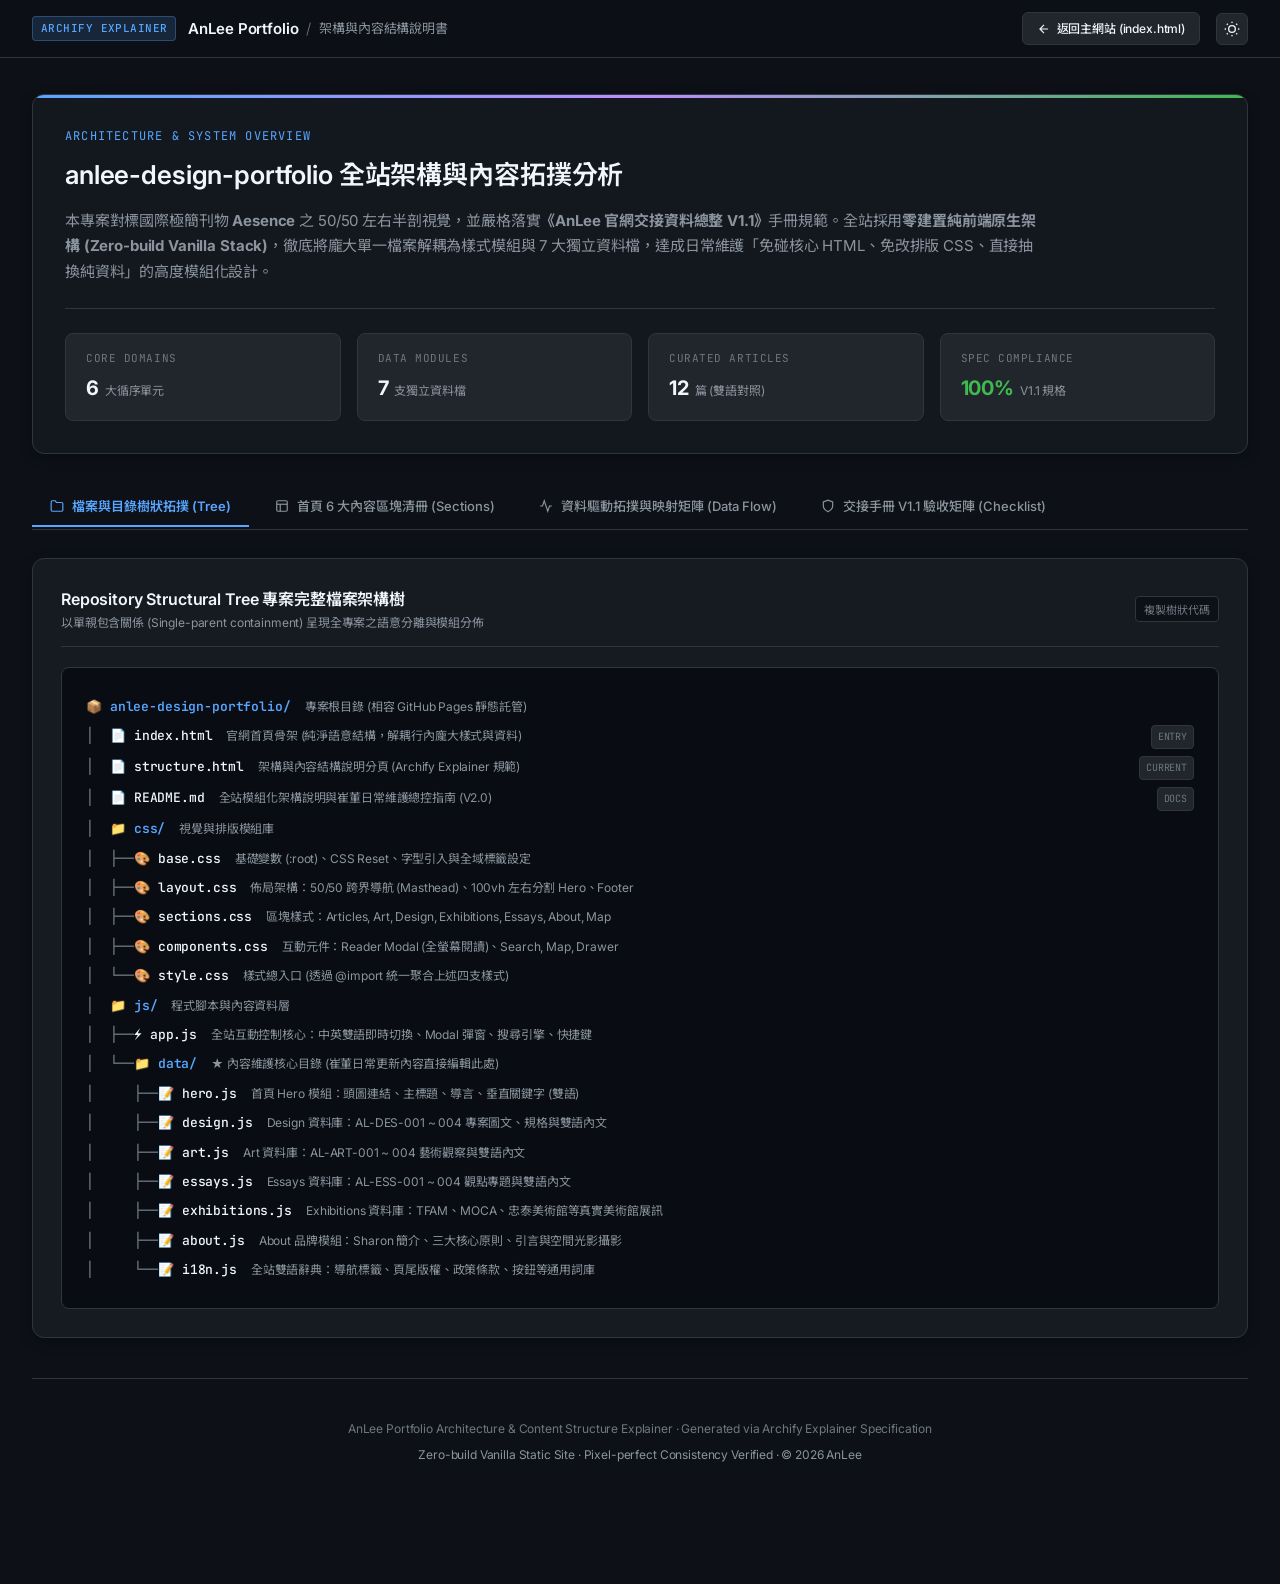
<file: structure.html>
<!DOCTYPE html>
<html lang="zh-Hant-TW">
<head>
  <meta charset="UTF-8">
  <meta name="viewport" content="width=device-width, initial-scale=1.0">
  <title>AnLee Portfolio — Architecture & Content Structure Explainer</title>
  <meta name="description" content="AnLee Design Portfolio 官方網站架構圖解與內容拓撲分析 (Archify Explainer Specification)">
  <link rel="preconnect" href="https://fonts.googleapis.com">
  <link rel="preconnect" href="https://fonts.gstatic.com" crossorigin>
  <link href="https://fonts.googleapis.com/css2?family=Inter:wght@300;400;500;600;700&family=JetBrains+Mono:wght@400;500&family=Noto+Sans+TC:wght@300;400;500;700&display=swap" rel="stylesheet">
  <style>
    :root {
      --bg-primary: #0d1117;
      --bg-secondary: #161b22;
      --bg-tertiary: #21262d;
      --bg-card: rgba(22, 27, 34, 0.75);
      --border-subtle: #30363d;
      --border-accent: #388bfd;
      --text-main: #f0f6fc;
      --text-muted: #8b949e;
      --text-dim: #6e7681;
      --accent-blue: #58a6ff;
      --accent-green: #3fb950;
      --accent-purple: #bc8cff;
      --accent-orange: #d29922;
      --accent-red: #f85149;
      --code-bg: #090d13;
      --font-sans: 'Inter', -apple-system, BlinkMacSystemFont, "PingFang TC", "Microsoft JhengHei", "Noto Sans TC", sans-serif;
      --font-mono: 'JetBrains Mono', "SF Mono", Consolas, Menlo, monospace;
      --shadow-sm: 0 4px 12px rgba(0, 0, 0, 0.35);
      --shadow-lg: 0 16px 36px rgba(0, 0, 0, 0.45);
      --transition: all 0.2s cubic-bezier(0.16, 1, 0.3, 1);
    }

    [data-theme="light"] {
      --bg-primary: #f6f8fa;
      --bg-secondary: #ffffff;
      --bg-tertiary: #eaeef2;
      --bg-card: rgba(255, 255, 255, 0.85);
      --border-subtle: #d0d7de;
      --border-accent: #0969da;
      --text-main: #1f2328;
      --text-muted: #656d76;
      --text-dim: #8c959f;
      --accent-blue: #0969da;
      --accent-green: #1a7f37;
      --accent-purple: #8250df;
      --accent-orange: #9a6700;
      --accent-red: #cf222e;
      --code-bg: #f3f4f6;
      --shadow-sm: 0 4px 12px rgba(0, 0, 0, 0.08);
      --shadow-lg: 0 16px 36px rgba(0, 0, 0, 0.12);
    }

    * {
      box-sizing: border-box;
      margin: 0;
      padding: 0;
    }

    body {
      font-family: var(--font-sans);
      background-color: var(--bg-primary);
      color: var(--text-main);
      line-height: 1.6;
      font-size: 14px;
      letter-spacing: -0.01em;
      transition: background-color 0.25s ease, color 0.25s ease;
      min-height: 100vh;
      overflow-x: hidden;
    }

    button, input {
      font-family: inherit;
    }

    /* 頂部固定欄 */
    .topbar {
      position: sticky;
      top: 0;
      z-index: 100;
      display: flex;
      align-items: center;
      justify-content: space-between;
      padding: 12px 32px;
      background: rgba(13, 17, 23, 0.85);
      backdrop-filter: blur(12px);
      border-bottom: 1px solid var(--border-subtle);
    }

    [data-theme="light"] .topbar {
      background: rgba(246, 248, 250, 0.88);
    }

    .brand-wrap {
      display: flex;
      align-items: center;
      gap: 12px;
    }

    .badge-archify {
      font-family: var(--font-mono);
      font-size: 11px;
      padding: 3px 8px;
      background: rgba(88, 166, 255, 0.15);
      color: var(--accent-blue);
      border: 1px solid rgba(88, 166, 255, 0.3);
      border-radius: 4px;
      font-weight: 500;
      letter-spacing: 0.04em;
    }

    .brand-title {
      font-size: 15px;
      font-weight: 600;
      color: var(--text-main);
      display: flex;
      align-items: center;
      gap: 8px;
    }

    .top-actions {
      display: flex;
      align-items: center;
      gap: 16px;
    }

    .nav-btn {
      display: inline-flex;
      align-items: center;
      gap: 6px;
      padding: 6px 14px;
      font-size: 12px;
      font-weight: 500;
      color: var(--text-main);
      background: var(--bg-tertiary);
      border: 1px solid var(--border-subtle);
      border-radius: 6px;
      text-decoration: none;
      transition: var(--transition);
      cursor: pointer;
    }

    .nav-btn:hover {
      background: var(--border-subtle);
      border-color: var(--text-muted);
    }

    .theme-toggle-btn {
      width: 32px;
      height: 32px;
      border-radius: 6px;
      background: var(--bg-tertiary);
      border: 1px solid var(--border-subtle);
      color: var(--text-main);
      display: flex;
      align-items: center;
      justify-content: center;
      cursor: pointer;
      transition: var(--transition);
    }

    .theme-toggle-btn:hover {
      border-color: var(--text-muted);
    }

    /* 頁面主佈局 */
    .container {
      max-width: 1380px;
      margin: 0 auto;
      padding: 36px 32px 80px;
    }

    /* 結論前置英雄面板 (Conclusion-First Hero) */
    .hero-summary {
      background: var(--bg-card);
      border: 1px solid var(--border-subtle);
      border-radius: 12px;
      padding: 32px;
      margin-bottom: 32px;
      box-shadow: var(--shadow-sm);
      position: relative;
      overflow: hidden;
    }

    .hero-summary::before {
      content: '';
      position: absolute;
      top: 0;
      left: 0;
      right: 0;
      height: 3px;
      background: linear-gradient(90deg, var(--accent-blue), var(--accent-purple), var(--accent-green));
    }

    .hero-tagline {
      font-family: var(--font-mono);
      font-size: 12px;
      color: var(--accent-blue);
      text-transform: uppercase;
      letter-spacing: 0.1em;
      margin-bottom: 8px;
    }

    .hero-h1 {
      font-size: 26px;
      font-weight: 600;
      margin-bottom: 12px;
      color: var(--text-main);
    }

    .hero-desc {
      font-size: 15px;
      color: var(--text-muted);
      max-width: 980px;
      line-height: 1.7;
      margin-bottom: 24px;
    }

    .metrics-grid {
      display: grid;
      grid-template-columns: repeat(auto-fit, minmax(220px, 1fr));
      gap: 16px;
      margin-top: 24px;
      padding-top: 24px;
      border-top: 1px solid var(--border-subtle);
    }

    .metric-card {
      background: var(--bg-tertiary);
      border: 1px solid var(--border-subtle);
      border-radius: 8px;
      padding: 16px 20px;
    }

    .metric-label {
      font-size: 11px;
      color: var(--text-dim);
      font-family: var(--font-mono);
      text-transform: uppercase;
      letter-spacing: 0.05em;
      margin-bottom: 4px;
    }

    .metric-val {
      font-size: 20px;
      font-weight: 700;
      color: var(--text-main);
      display: flex;
      align-items: baseline;
      gap: 6px;
    }

    .metric-sub {
      font-size: 12px;
      font-weight: 400;
      color: var(--text-muted);
    }

    /* 頁籤控制 */
    .tab-bar {
      display: flex;
      gap: 8px;
      border-bottom: 1px solid var(--border-subtle);
      margin-bottom: 28px;
      overflow-x: auto;
      padding-bottom: 2px;
    }

    .tab-item {
      padding: 10px 18px;
      font-size: 13px;
      font-weight: 500;
      color: var(--text-muted);
      background: none;
      border: none;
      border-bottom: 2px solid transparent;
      cursor: pointer;
      transition: var(--transition);
      white-space: nowrap;
      display: flex;
      align-items: center;
      gap: 8px;
    }

    .tab-item:hover {
      color: var(--text-main);
    }

    .tab-item.active {
      color: var(--accent-blue);
      border-bottom-color: var(--accent-blue);
      font-weight: 600;
    }

    .tab-content {
      display: none;
    }

    .tab-content.active {
      display: block;
      animation: fadeIn 0.25s ease forwards;
    }

    @keyframes fadeIn {
      from { opacity: 0; transform: translateY(6px); }
      to { opacity: 1; transform: translateY(0); }
    }

    /* 面板通用樣式 */
    .panel {
      background: var(--bg-secondary);
      border: 1px solid var(--border-subtle);
      border-radius: 12px;
      padding: 28px;
      margin-bottom: 28px;
      box-shadow: var(--shadow-sm);
    }

    .panel-header {
      display: flex;
      justify-content: space-between;
      align-items: center;
      margin-bottom: 20px;
      padding-bottom: 14px;
      border-bottom: 1px solid var(--border-subtle);
    }

    .panel-title {
      font-size: 16px;
      font-weight: 600;
      color: var(--text-main);
      display: flex;
      align-items: center;
      gap: 10px;
    }

    .panel-subtitle {
      font-size: 12px;
      color: var(--text-muted);
      font-weight: 400;
    }

    /* 樹狀結構視覺化 (@tree) */
    .tree-view {
      font-family: var(--font-mono);
      font-size: 13px;
      background: var(--code-bg);
      border: 1px solid var(--border-subtle);
      border-radius: 8px;
      padding: 24px;
      overflow-x: auto;
      line-height: 1.8;
    }

    .tree-node {
      display: flex;
      align-items: baseline;
      padding: 3px 0;
      transition: background 0.15s ease;
      border-radius: 4px;
    }

    .tree-node:hover {
      background: rgba(255, 255, 255, 0.04);
    }

    [data-theme="light"] .tree-node:hover {
      background: rgba(0, 0, 0, 0.03);
    }

    .tree-indent {
      display: inline-block;
      width: 24px;
      color: var(--text-dim);
      user-select: none;
    }

    .tree-icon {
      margin-right: 8px;
      font-size: 13px;
      user-select: none;
    }

    .tree-name {
      color: var(--text-main);
      font-weight: 500;
    }

    .tree-name.dir {
      color: var(--accent-blue);
      font-weight: 600;
    }

    .tree-desc {
      color: var(--text-muted);
      margin-left: 14px;
      font-size: 12px;
      font-family: var(--font-sans);
    }

    .tree-badge {
      margin-left: auto;
      font-size: 10px;
      padding: 2px 6px;
      border-radius: 4px;
      background: var(--bg-tertiary);
      border: 1px solid var(--border-subtle);
      color: var(--text-dim);
    }

    /* 資料拓撲架構圖 (Topology Cards) */
    .topology-flow {
      display: flex;
      flex-direction: column;
      gap: 24px;
      margin-top: 16px;
    }

    .flow-row {
      display: grid;
      grid-template-columns: 240px 1fr;
      gap: 24px;
      align-items: stretch;
      padding: 18px 20px;
      background: var(--bg-tertiary);
      border: 1px solid var(--border-subtle);
      border-radius: 8px;
    }

    @media (max-width: 900px) {
      .flow-row {
        grid-template-columns: 1fr;
        gap: 12px;
      }
    }

    .flow-source {
      border-right: 1px solid var(--border-subtle);
      padding-right: 18px;
      display: flex;
      flex-direction: column;
      justify-content: center;
    }

    @media (max-width: 900px) {
      .flow-source {
        border-right: none;
        border-bottom: 1px solid var(--border-subtle);
        padding-right: 0;
        padding-bottom: 12px;
      }
    }

    .flow-code {
      font-family: var(--font-mono);
      font-size: 12px;
      color: var(--accent-purple);
      font-weight: 600;
      margin-bottom: 4px;
    }

    .flow-meta {
      font-size: 12px;
      color: var(--text-muted);
    }

    .flow-target {
      display: flex;
      flex-direction: column;
      justify-content: center;
    }

    .flow-target-title {
      font-size: 13px;
      font-weight: 600;
      color: var(--text-main);
      margin-bottom: 4px;
    }

    .flow-target-detail {
      font-size: 12px;
      color: var(--text-muted);
      line-height: 1.6;
    }

    /* 內容矩陣清冊 (Matrix Table) */
    .table-responsive {
      overflow-x: auto;
    }

    .matrix-table {
      width: 100%;
      border-collapse: collapse;
      font-size: 13px;
      text-align: left;
    }

    .matrix-table th {
      padding: 12px 16px;
      background: var(--bg-tertiary);
      color: var(--text-muted);
      font-weight: 500;
      border-bottom: 1px solid var(--border-subtle);
      font-family: var(--font-mono);
      font-size: 11px;
      text-transform: uppercase;
      letter-spacing: 0.05em;
    }

    .matrix-table td {
      padding: 14px 16px;
      border-bottom: 1px solid var(--border-subtle);
      color: var(--text-main);
      vertical-align: top;
    }

    .matrix-table tr:hover td {
      background: rgba(255, 255, 255, 0.02);
    }

    [data-theme="light"] .matrix-table tr:hover td {
      background: rgba(0, 0, 0, 0.02);
    }

    .code-tag {
      font-family: var(--font-mono);
      font-size: 11px;
      padding: 2px 6px;
      border-radius: 4px;
      background: var(--code-bg);
      border: 1px solid var(--border-subtle);
      color: var(--accent-blue);
      display: inline-block;
    }

    .badge-status {
      font-size: 11px;
      padding: 2px 8px;
      border-radius: 12px;
      font-weight: 500;
      display: inline-block;
    }

    .status-verified {
      background: rgba(63, 185, 80, 0.15);
      color: var(--accent-green);
      border: 1px solid rgba(63, 185, 80, 0.3);
    }

    .status-modular {
      background: rgba(188, 140, 255, 0.15);
      color: var(--accent-purple);
      border: 1px solid rgba(188, 140, 255, 0.3);
    }

    /* 6 大區塊視覺化剖析 */
    .sections-grid {
      display: grid;
      grid-template-columns: repeat(auto-fit, minmax(380px, 1fr));
      gap: 20px;
    }

    .section-card {
      background: var(--bg-tertiary);
      border: 1px solid var(--border-subtle);
      border-radius: 8px;
      padding: 20px;
      transition: var(--transition);
    }

    .section-card:hover {
      border-color: var(--border-accent);
      transform: translateY(-2px);
    }

    .sec-badge-row {
      display: flex;
      justify-content: space-between;
      align-items: center;
      margin-bottom: 12px;
    }

    .sec-num {
      font-family: var(--font-mono);
      font-size: 11px;
      font-weight: 600;
      color: var(--accent-blue);
      letter-spacing: 0.05em;
    }

    .sec-name {
      font-size: 16px;
      font-weight: 600;
      color: var(--text-main);
      margin-bottom: 6px;
    }

    .sec-spec {
      font-size: 12px;
      color: var(--text-muted);
      line-height: 1.6;
      margin-bottom: 14px;
    }

    .sec-items-list {
      list-style: none;
      display: flex;
      flex-direction: column;
      gap: 6px;
      border-top: 1px dashed var(--border-subtle);
      padding-top: 12px;
    }

    .sec-item {
      font-size: 12px;
      color: var(--text-muted);
      display: flex;
      align-items: center;
      gap: 8px;
    }

    .sec-item::before {
      content: '•';
      color: var(--accent-purple);
      font-weight: bold;
    }

    /* 互動按鈕與複製提示 */
    .copy-btn {
      padding: 4px 8px;
      font-size: 11px;
      background: var(--bg-primary);
      border: 1px solid var(--border-subtle);
      color: var(--text-dim);
      border-radius: 4px;
      cursor: pointer;
      transition: var(--transition);
    }

    .copy-btn:hover {
      color: var(--text-main);
      border-color: var(--text-muted);
    }

    /* 頁尾 */
    .explainer-footer {
      text-align: center;
      padding: 40px 0;
      color: var(--text-dim);
      font-size: 12px;
      border-top: 1px solid var(--border-subtle);
      margin-top: 40px;
    }
  </style>
</head>
<body data-theme="dark">

  <!-- 頂部導航欄 -->
  <header class="topbar">
    <div class="brand-wrap">
      <span class="badge-archify">ARCHIFY EXPLAINER</span>
      <div class="brand-title">
        <span>AnLee Portfolio</span>
        <span style="color:var(--text-dim); font-weight:300;">/</span>
        <span style="font-weight:400; font-size:13px; color:var(--text-muted);">架構與內容結構說明書</span>
      </div>
    </div>
    <div class="top-actions">
      <a href="index.html" class="nav-btn">
        <svg width="14" height="14" viewBox="0 0 24 24" fill="none" stroke="currentColor" stroke-width="2"><path d="M19 12H5M12 19l-7-7 7-7"/></svg>
        返回主網站 (index.html)
      </a>
      <button class="theme-toggle-btn" onclick="toggleTheme()" aria-label="Toggle Theme">
        <svg id="themeIcon" width="16" height="16" viewBox="0 0 24 24" fill="none" stroke="currentColor" stroke-width="2"><circle cx="12" cy="12" r="5"></circle><line x1="12" y1="1" x2="12" y2="3"></line><line x1="12" y1="21" x2="12" y2="23"></line><line x1="4.22" y1="4.22" x2="5.64" y2="5.64"></line><line x1="18.36" y1="18.36" x2="19.78" y2="19.78"></line><line x1="1" y1="12" x2="3" y2="12"></line><line x1="21" y1="12" x2="23" y2="12"></line><line x1="4.22" y1="19.78" x2="5.64" y2="18.36"></line><line x1="18.36" y1="5.64" x2="19.78" y2="4.22"></line></svg>
      </button>
    </div>
  </header>

  <main class="container">

    <!-- 01｜結論前置摘要英雄面板 (Conclusion-First Panel) -->
    <section class="hero-summary">
      <div class="hero-tagline">ARCHITECTURE & SYSTEM OVERVIEW</div>
      <h1 class="hero-h1">anlee-design-portfolio 全站架構與內容拓撲分析</h1>
      <p class="hero-desc">
        本專案對標國際極簡刊物 <strong>Aesence</strong> 之 50/50 左右半剖視覺，並嚴格落實<strong>《AnLee 官網交接資料總整 V1.1》</strong>手冊規範。全站採用<strong>零建置純前端原生架構 (Zero-build Vanilla Stack)</strong>，徹底將龐大單一檔案解耦為樣式模組與 7 大獨立資料檔，達成日常維護「免碰核心 HTML、免改排版 CSS、直接抽換純資料」的高度模組化設計。
      </p>

      <div class="metrics-grid">
        <div class="metric-card">
          <div class="metric-label">CORE DOMAINS</div>
          <div class="metric-val">6 <span class="metric-sub">大循序單元</span></div>
        </div>
        <div class="metric-card">
          <div class="metric-label">DATA MODULES</div>
          <div class="metric-val">7 <span class="metric-sub">支獨立資料檔</span></div>
        </div>
        <div class="metric-card">
          <div class="metric-label">CURATED ARTICLES</div>
          <div class="metric-val">12 <span class="metric-sub">篇 (雙語對照)</span></div>
        </div>
        <div class="metric-card">
          <div class="metric-label">SPEC COMPLIANCE</div>
          <div class="metric-val" style="color:var(--accent-green);">100% <span class="metric-sub">V1.1 規格</span></div>
        </div>
      </div>
    </section>

    <!-- 頁籤導覽列 -->
    <div class="tab-bar">
      <button class="tab-item active" onclick="switchTab('tab-tree')">
        <svg width="14" height="14" viewBox="0 0 24 24" fill="none" stroke="currentColor" stroke-width="2"><path d="M22 19a2 2 0 0 1-2 2H4a2 2 0 0 1-2-2V5a2 2 0 0 1 2-2h5l2 3h9a2 2 0 0 1 2 2z"></path></svg>
        檔案與目錄樹狀拓撲 (Tree)
      </button>
      <button class="tab-item" onclick="switchTab('tab-sections')">
        <svg width="14" height="14" viewBox="0 0 24 24" fill="none" stroke="currentColor" stroke-width="2"><rect x="3" y="3" width="18" height="18" rx="2" ry="2"></rect><line x1="3" y1="9" x2="21" y2="9"></line><line x1="9" y1="21" x2="9" y2="9"></line></svg>
        首頁 6 大內容區塊清冊 (Sections)
      </button>
      <button class="tab-item" onclick="switchTab('tab-data')">
        <svg width="14" height="14" viewBox="0 0 24 24" fill="none" stroke="currentColor" stroke-width="2"><polyline points="22 12 18 12 15 21 9 3 6 12 2 12"></polyline></svg>
        資料驅動拓撲與映射矩陣 (Data Flow)
      </button>
      <button class="tab-item" onclick="switchTab('tab-compliance')">
        <svg width="14" height="14" viewBox="0 0 24 24" fill="none" stroke="currentColor" stroke-width="2"><path d="M12 22s8-4 8-10V5l-8-3-8 3v7c0 6 8 10 8 10z"></path></svg>
        交接手冊 V1.1 驗收矩陣 (Checklist)
      </button>
    </div>

    <!-- TAB 1: 檔案與目錄樹狀拓撲 (@tree) -->
    <div id="tab-tree" class="tab-content active">
      <div class="panel">
        <div class="panel-header">
          <div>
            <div class="panel-title">Repository Structural Tree 專案完整檔案架構樹</div>
            <div class="panel-subtitle">以單親包含關係 (Single-parent containment) 呈現全專案之語意分離與模組分佈</div>
          </div>
          <button class="copy-btn" onclick="copyTreeText()">複製樹狀代碼</button>
        </div>

        <div class="tree-view" id="treeContent">
<div class="tree-node"><span class="tree-icon">📦</span><span class="tree-name dir">anlee-design-portfolio/</span><span class="tree-desc">專案根目錄 (相容 GitHub Pages 靜態託管)</span></div>
<div class="tree-node"><span class="tree-indent">│</span><span class="tree-icon">📄</span><span class="tree-name">index.html</span><span class="tree-desc">官網首頁骨架 (純淨語意結構，解耦行內龐大樣式與資料)</span><span class="tree-badge">ENTRY</span></div>
<div class="tree-node"><span class="tree-indent">│</span><span class="tree-icon">📄</span><span class="tree-name">structure.html</span><span class="tree-desc">架構與內容結構說明分頁 (Archify Explainer 規範)</span><span class="tree-badge">CURRENT</span></div>
<div class="tree-node"><span class="tree-indent">│</span><span class="tree-icon">📄</span><span class="tree-name">README.md</span><span class="tree-desc">全站模組化架構說明與崔董日常維護總控指南 (V2.0)</span><span class="tree-badge">DOCS</span></div>
<div class="tree-node"><span class="tree-indent">│</span><span class="tree-icon">📁</span><span class="tree-name dir">css/</span><span class="tree-desc">視覺與排版模組庫</span></div>
<div class="tree-node"><span class="tree-indent">│</span><span class="tree-indent">├──</span><span class="tree-icon">🎨</span><span class="tree-name">base.css</span><span class="tree-desc">基礎變數 (:root)、CSS Reset、字型引入與全域標籤設定</span></div>
<div class="tree-node"><span class="tree-indent">│</span><span class="tree-indent">├──</span><span class="tree-icon">🎨</span><span class="tree-name">layout.css</span><span class="tree-desc">佈局架構：50/50 跨界導航 (Masthead)、100vh 左右分割 Hero、Footer</span></div>
<div class="tree-node"><span class="tree-indent">│</span><span class="tree-indent">├──</span><span class="tree-icon">🎨</span><span class="tree-name">sections.css</span><span class="tree-desc">區塊樣式：Articles, Art, Design, Exhibitions, Essays, About, Map</span></div>
<div class="tree-node"><span class="tree-indent">│</span><span class="tree-indent">├──</span><span class="tree-icon">🎨</span><span class="tree-name">components.css</span><span class="tree-desc">互動元件：Reader Modal (全螢幕閱讀)、Search, Map, Drawer</span></div>
<div class="tree-node"><span class="tree-indent">│</span><span class="tree-indent">└──</span><span class="tree-icon">🎨</span><span class="tree-name">style.css</span><span class="tree-desc">樣式總入口 (透過 @import 統一聚合上述四支樣式)</span></div>
<div class="tree-node"><span class="tree-indent">│</span><span class="tree-icon">📁</span><span class="tree-name dir">js/</span><span class="tree-desc">程式腳本與內容資料層</span></div>
<div class="tree-node"><span class="tree-indent">│</span><span class="tree-indent">├──</span><span class="tree-icon">⚡</span><span class="tree-name">app.js</span><span class="tree-desc">全站互動控制核心：中英雙語即時切換、Modal 彈窗、搜尋引擎、快捷鍵</span></div>
<div class="tree-node"><span class="tree-indent">│</span><span class="tree-indent">└──</span><span class="tree-icon">📁</span><span class="tree-name dir">data/</span><span class="tree-desc">★ 內容維護核心目錄 (崔董日常更新內容直接編輯此處)</span></div>
<div class="tree-node"><span class="tree-indent">│</span><span class="tree-indent">    </span><span class="tree-indent">├──</span><span class="tree-icon">📝</span><span class="tree-name">hero.js</span><span class="tree-desc">首頁 Hero 模組：頭圖連結、主標題、導言、垂直關鍵字 (雙語)</span></div>
<div class="tree-node"><span class="tree-indent">│</span><span class="tree-indent">    </span><span class="tree-indent">├──</span><span class="tree-icon">📝</span><span class="tree-name">design.js</span><span class="tree-desc">Design 資料庫：AL-DES-001 ~ 004 專案圖文、規格與雙語內文</span></div>
<div class="tree-node"><span class="tree-indent">│</span><span class="tree-indent">    </span><span class="tree-indent">├──</span><span class="tree-icon">📝</span><span class="tree-name">art.js</span><span class="tree-desc">Art 資料庫：AL-ART-001 ~ 004 藝術觀察與雙語內文</span></div>
<div class="tree-node"><span class="tree-indent">│</span><span class="tree-indent">    </span><span class="tree-indent">├──</span><span class="tree-icon">📝</span><span class="tree-name">essays.js</span><span class="tree-desc">Essays 資料庫：AL-ESS-001 ~ 004 觀點專題與雙語內文</span></div>
<div class="tree-node"><span class="tree-indent">│</span><span class="tree-indent">    </span><span class="tree-indent">├──</span><span class="tree-icon">📝</span><span class="tree-name">exhibitions.js</span><span class="tree-desc">Exhibitions 資料庫：TFAM、MOCA、忠泰美術館等真實美術館展訊</span></div>
<div class="tree-node"><span class="tree-indent">│</span><span class="tree-indent">    </span><span class="tree-indent">├──</span><span class="tree-icon">📝</span><span class="tree-name">about.js</span><span class="tree-desc">About 品牌模組：Sharon 簡介、三大核心原則、引言與空間光影攝影</span></div>
<div class="tree-node"><span class="tree-indent">│</span><span class="tree-indent">    </span><span class="tree-indent">└──</span><span class="tree-icon">📝</span><span class="tree-name">i18n.js</span><span class="tree-desc">全站雙語辭典：導航標籤、頁尾版權、政策條款、按鈕等通用詞庫</span></div>
        </div>
      </div>
    </div>

    <!-- TAB 2: 首頁 6 大內容區塊清冊 (Sections) -->
    <div id="tab-sections" class="tab-content">
      <div class="panel">
        <div class="panel-header">
          <div>
            <div class="panel-title">Curatorial Section Breakdown 首頁六大區塊循序配置</div>
            <div class="panel-subtitle">嚴格遵照《AnLee 官網交接資料總整 V1.1》規範之排列順序，嚴禁插入未確認之單元</div>
          </div>
        </div>

        <div class="sections-grid">
          <!-- 01 Articles -->
          <div class="section-card">
            <div class="sec-badge-row">
              <span class="sec-num">SECTION 01</span>
              <span class="badge-status status-verified">已核對</span>
            </div>
            <h3 class="sec-name">Articles 精選文章</h3>
            <p class="sec-spec">首頁雙欄旗艦專題展示，精選最具代表性之空間實踐與觀點論述，引導訪客快速進入核心策展世界觀。</p>
            <ul class="sec-items-list">
              <li class="sec-item"><span class="code-tag">AL-DES-001</span> 日光與微水泥的減法寓所 (24坪極簡對話)</li>
              <li class="sec-item"><span class="code-tag">AL-ESS-001</span> 設計不應製造距離 (從少數人展示回歸真實)</li>
            </ul>
          </div>

          <!-- 02 Art -->
          <div class="section-card">
            <div class="sec-badge-row">
              <span class="sec-num">SECTION 02</span>
              <span class="badge-status status-verified">已核對</span>
            </div>
            <h3 class="sec-name">Art 藝術觀點</h3>
            <p class="sec-spec">4 欄直式 (Portrait 3:4) 沉浸式網格，收錄當代單色畫、幾何結構、微觀光影與大地原生礦物肌理之觀察。</p>
            <ul class="sec-items-list">
              <li class="sec-item"><span class="code-tag">AL-ART-001</span> 單色畫與留白的深層呼吸</li>
              <li class="sec-item"><span class="code-tag">AL-ART-002</span> 幾何結構與空間重力 (雕塑中的力學)</li>
              <li class="sec-item"><span class="code-tag">AL-ART-003</span> 光影中的沉默感知 (純粹黑白階調)</li>
              <li class="sec-item"><span class="code-tag">AL-ART-004</span> 大地顏料與原始肌理 (礦物與亞麻)</li>
            </ul>
          </div>

          <!-- 03 Design -->
          <div class="section-card">
            <div class="sec-badge-row">
              <span class="sec-num">SECTION 03</span>
              <span class="badge-status status-verified">已核對</span>
            </div>
            <h3 class="sec-name">Design 設計實踐</h3>
            <p class="sec-spec">4 欄橫式 (Landscape 4:3) 建築空間實例，展現微水泥工法、實木家具製造實務、隱蔽洗牆照明與商業留白思維。</p>
            <ul class="sec-items-list">
              <li class="sec-item"><span class="code-tag">AL-DES-001</span> 日光與微水泥的減法寓所 (實體個案)</li>
              <li class="sec-item"><span class="code-tag">AL-DES-002</span> 家具與日常觸感的對話 (工藝與觸感)</li>
              <li class="sec-item"><span class="code-tag">AL-DES-003</span> 留白中的光線編排 (消隱燈具與天光)</li>
              <li class="sec-item"><span class="code-tag">AL-DES-004</span> 商業空間的安靜力量 (回歸沉著質感)</li>
            </ul>
          </div>

          <!-- 04 Exhibitions -->
          <div class="section-card">
            <div class="sec-badge-row">
              <span class="sec-num">SECTION 04</span>
              <span class="badge-status status-verified">已核對</span>
            </div>
            <h3 class="sec-name">Exhibitions 展覽資訊</h3>
            <p class="sec-spec">極簡橫向日曆表格，嚴格僅收錄經官方查證、實際存在之當代美術館展訊，杜絕虛構自辦展覽或私人地址。</p>
            <ul class="sec-items-list">
              <li class="sec-item"><span class="code-tag">TFAM</span> 空間的詩學與物質性 (台北市立美術館)</li>
              <li class="sec-item"><span class="code-tag">MOCA</span> 單色之境：亞洲當代極簡繪畫 (台北當代藝術館)</li>
              <li class="sec-item"><span class="code-tag">TDRI</span> 日常之器：北歐與東亞家具設計 (台灣設計館)</li>
              <li class="sec-item"><span class="code-tag">JUT</span> 光之棲所：建築光影與居住哲學 (忠泰美術館)</li>
            </ul>
          </div>

          <!-- 05 Essays & Editorials -->
          <div class="section-card">
            <div class="sec-badge-row">
              <span class="sec-num">SECTION 05</span>
              <span class="badge-status status-verified">已核對</span>
            </div>
            <h3 class="sec-name">Essays & Editorials 觀點與專題</h3>
            <p class="sec-spec">深入探討空間本質、減法智慧、材料誠實性與身體直覺感知，建立 AnLee 獨特的批判性美學論述。</p>
            <ul class="sec-items-list">
              <li class="sec-item"><span class="code-tag">AL-ESS-001</span> 設計不應製造距離 (生活包容哲學)</li>
              <li class="sec-item"><span class="code-tag">AL-ESS-002</span> 生活的減法不是空無 (為光騰出空間)</li>
              <li class="sec-item"><span class="code-tag">AL-ESS-003</span> 尊重材料的原始語言 (水泥與木質紋理)</li>
              <li class="sec-item"><span class="code-tag">AL-ESS-004</span> 直覺作為設計的起點 (身體感知與尺度)</li>
            </ul>
          </div>

          <!-- 06 About AnLee -->
          <div class="section-card">
            <div class="sec-badge-row">
              <span class="sec-num">SECTION 06</span>
              <span class="badge-status status-verified">已核對</span>
            </div>
            <h3 class="sec-name">About AnLee 品牌理念</h3>
            <p class="sec-spec">恪守交接手冊：不使用個人照片，採用空間光影攝影；呈現 Sharon 跨國設計實務與三大核心原則。</p>
            <ul class="sec-items-list">
              <li class="sec-item"><span class="code-tag">P-01</span> INTUITION 直覺 (以身體感受引導空間本質)</li>
              <li class="sec-item"><span class="code-tag">P-02</span> AUTHENTICITY 真實 (尊重材質原生特質與時間)</li>
              <li class="sec-item"><span class="code-tag">P-03</span> MINIMALISM 極簡 (剔除繁瑣裝飾回歸日常)</li>
            </ul>
          </div>
        </div>
      </div>
    </div>

    <!-- TAB 3: 資料驅動拓撲與映射矩陣 (Data Flow) -->
    <div id="tab-data" class="tab-content">
      <div class="panel">
        <div class="panel-header">
          <div>
            <div class="panel-title">Data-Driven Layer Architecture 前端資料驅動映射矩陣</div>
            <div class="panel-subtitle">將靜態前端網頁解耦為獨立資料庫層與呈現層，讓非工程人員亦能直覺維護</div>
          </div>
        </div>

        <div class="topology-flow">
          <div class="flow-row">
            <div class="flow-source">
              <div class="flow-code">js/data/hero.js</div>
              <div class="flow-meta">首頁主視覺與宣言模組</div>
            </div>
            <div class="flow-target">
              <div class="flow-target-title">綁定目標：.hero-split 與 #brandLogo</div>
              <div class="flow-target-detail">
                管理 50% 滿版光影攝影圖網址、垂直旋轉 90 度品牌關鍵字 (<span class="code-tag">LIGHT · LIFE · RESPECT · REDUCTION</span>)、雙語大標題與策展前導引言。
              </div>
            </div>
          </div>

          <div class="flow-row">
            <div class="flow-source">
              <div class="flow-code">js/data/design.js</div>
              <div class="flow-meta">室內設計與空間實踐模組</div>
            </div>
            <div class="flow-target">
              <div class="flow-target-title">綁定目標：#articles (AL-DES-001) 與 #design (001~004)</div>
              <div class="flow-target-detail">
                提供卡片摘要與全螢幕閱讀彈窗 (<span class="code-tag">openArticleModal</span>) 所需之專案規格、坪數建材、高解析配圖與完整雙語正文。
              </div>
            </div>
          </div>

          <div class="flow-row">
            <div class="flow-source">
              <div class="flow-code">js/data/art.js</div>
              <div class="flow-meta">純粹藝術與當代觀察模組</div>
            </div>
            <div class="flow-target">
              <div class="flow-target-title">綁定目標：#art (AL-ART-001 ~ 004)</div>
              <div class="flow-target-detail">
                驅動 4 欄直式藝術卡片，包含單色畫、極簡雕塑、黑白階調與大地顏料等藝術專題全文檢索與閱讀彈窗。
              </div>
            </div>
          </div>

          <div class="flow-row">
            <div class="flow-source">
              <div class="flow-code">js/data/essays.js</div>
              <div class="flow-meta">文化觀察與哲學專題模組</div>
            </div>
            <div class="flow-target">
              <div class="flow-target-title">綁定目標：#essays (AL-ESS-001 ~ 004)</div>
              <div class="flow-target-detail">
                提供批判性論述內容，包含「設計不應製造距離」、「減法不是空無」、「材料原始語言」等生活思維論述。
              </div>
            </div>
          </div>

          <div class="flow-row">
            <div class="flow-source">
              <div class="flow-code">js/data/exhibitions.js</div>
              <div class="flow-meta">真實美術館展訊資料庫</div>
            </div>
            <div class="flow-target">
              <div class="flow-target-title">綁定目標：#exhibitions 表格與 #mapModal 場館彈窗</div>
              <div class="flow-target-detail">
                管理北美館、當代館、忠泰美術館展期、策展人論述摘要，並同步對應實體經緯度座標資訊。
              </div>
            </div>
          </div>

          <div class="flow-row">
            <div class="flow-source">
              <div class="flow-code">js/data/about.js</div>
              <div class="flow-meta">品牌論述與核心原則模組</div>
            </div>
            <div class="flow-target">
              <div class="flow-target-title">綁定目標：#about 區塊與頁尾品牌簡介</div>
              <div class="flow-target-detail">
                集中維護 Sharon（李惠雲）實踐經歷文字、三大核心原則標語與建築光影攝影圖檔，避免文字散落。
              </div>
            </div>
          </div>

          <div class="flow-row">
            <div class="flow-source">
              <div class="flow-code">js/data/i18n.js</div>
              <div class="flow-meta">全站即時雙語辭典庫</div>
            </div>
            <div class="flow-target">
              <div class="flow-target-title">綁定目標：全站所有 [data-i18n] 標籤與動態彈窗</div>
              <div class="flow-target-detail">
                管理導航標籤、分類名稱、頁尾版權、政策條款、按鈕提示等 50+ 組關鍵詞，支援毫秒級繁中 / 英文無縫切換。
              </div>
            </div>
          </div>
        </div>
      </div>
    </div>

    <!-- TAB 4: 交接手冊 V1.1 驗收矩陣 (Checklist) -->
    <div id="tab-compliance" class="tab-content">
      <div class="panel">
        <div class="panel-header">
          <div>
            <div class="panel-title">Quality & Compliance Matrix 交接手冊 V1.1 規格驗收矩陣</div>
            <div class="panel-subtitle">嚴格落實《AnLee 官網交接資料總整 V1.1》（2026-10-29）全條目規範</div>
          </div>
        </div>

        <div class="table-responsive">
          <table class="matrix-table">
            <thead>
              <tr>
                <th>手冊規範維度</th>
                <th>交接手冊 V1.1 具體要求</th>
                <th>實作落實情況與佐證</th>
                <th>檢驗結果</th>
              </tr>
            </thead>
            <tbody>
              <tr>
                <td><strong>品牌標誌與命名</strong></td>
                <td>對外名稱為 <strong>AnLee</strong>，不使用中文品牌名稱；文字標誌簡潔呈現。</td>
                <td>頂部懸浮導覽列呈現雙色跨界 <span class="code-tag">A N L E E</span>，頁尾版權統一標示 AnLee，無任何捏造之中文廠牌名。</td>
                <td><span class="badge-status status-verified">100% 符規</span></td>
              </tr>
              <tr>
                <td><strong>核心原則與世界觀</strong></td>
                <td>原則：直覺、真實、極簡；世界觀：光、生活、尊重、減法。</td>
                <td>融入 Hero 側欄 (<span class="code-tag">LIGHT · LIFE · RESPECT · REDUCTION</span>)、策展宣言與 About 三大原則標籤。</td>
                <td><span class="badge-status status-verified">100% 符規</span></td>
              </tr>
              <tr>
                <td><strong>雙語切換機制</strong></td>
                <td>繁體中文與英文雙語並存，主要預設語言待定。</td>
                <td>頂部配置 <span class="code-tag">[ EN / 中文 ]</span> 即時切換，全站標題、內文閱讀彈窗、展訊與宣告完全雙語同步。</td>
                <td><span class="badge-status status-verified">100% 符規</span></td>
              </tr>
              <tr>
                <td><strong>首頁區塊嚴格順序</strong></td>
                <td>嚴格依序：Articles → Art → Design → Exhibitions → Essays → About。</td>
                <td>首頁結構完全依手冊順序配置，杜絕跳躍或顛倒排版。</td>
                <td><span class="badge-status status-verified">100% 符規</span></td>
              </tr>
              <tr>
                <td><strong>功能與單元禁令</strong></td>
                <td><strong>嚴格禁止加入 Interviews，禁止加入 Newsletter</strong>。</td>
                <td>徹底清除早期樣板遺留之訪談對話與電子報訂閱表單，回歸純粹作品與觀點策展。</td>
                <td><span class="badge-status status-verified">100% 符規</span></td>
              </tr>
              <tr>
                <td><strong>About 頁面規範</strong></td>
                <td><strong>不使用 Sharon 個人照片</strong>；引用已確認簡介，不編造年資或獎項。</td>
                <td>採用空間微水泥光影照；文字嚴格逐字採用已確認之簡介，絕無虛構年資或誇大宣稱。</td>
                <td><span class="badge-status status-verified">100% 符規</span></td>
              </tr>
              <tr>
                <td><strong>展覽與地圖規範</strong></td>
                <td>僅收錄實際存在、資訊可查證之展館，不編造虛構展覽；地圖不放未確認之私人地址。</td>
                <td>收錄北美館 (TFAM)、當代館 (MOCA)、忠泰美術館 (Jut) 等可查證官方展訊與實體經緯度。</td>
                <td><span class="badge-status status-verified">100% 符規</span></td>
              </tr>
              <tr>
                <td><strong>聯絡與社群</strong></td>
                <td>公開信箱固定為 <span class="code-tag">sha2003ron@gmail.com</span>；社群標記待官方發布。</td>
                <td>頁尾與聯絡介面固定為該信箱，Instagram 標記為 Coming Soon，絕不自行猜測帳號。</td>
                <td><span class="badge-status status-verified">100% 符規</span></td>
              </tr>
              <tr>
                <td><strong>法律與條款</strong></td>
                <td>Privacy / Imprint 可建立待確認版型；不填入虛構公司或統一編號。</td>
                <td>建立符合極簡美學之 Policy 彈窗，明確標示為待確認規範手冊版型，合規安全。</td>
                <td><span class="badge-status status-verified">100% 符規</span></td>
              </tr>
            </tbody>
          </table>
        </div>
      </div>
    </div>

    <!-- 頁尾宣告 -->
    <footer class="explainer-footer">
      <div>AnLee Portfolio Architecture & Content Structure Explainer · Generated via Archify Explainer Specification</div>
      <div style="margin-top:6px; color:var(--text-muted);">Zero-build Vanilla Static Site · Pixel-perfect Consistency Verified · © 2026 AnLee</div>
    </footer>

  </main>

  <script>
    // 頁籤切換邏輯
    function switchTab(tabId) {
      document.querySelectorAll('.tab-item').forEach(btn => btn.classList.remove('active'));
      document.querySelectorAll('.tab-content').forEach(content => content.classList.remove('active'));
      
      const targetBtn = Array.from(document.querySelectorAll('.tab-item')).find(btn => btn.getAttribute('onclick').includes(tabId));
      if (targetBtn) targetBtn.classList.add('active');
      
      const targetContent = document.getElementById(tabId);
      if (targetContent) targetContent.classList.add('active');
    }

    // 深淺色主題切換
    function toggleTheme() {
      const currentTheme = document.body.getAttribute('data-theme') || 'dark';
      const newTheme = currentTheme === 'dark' ? 'light' : 'dark';
      document.body.setAttribute('data-theme', newTheme);
      
      const icon = document.getElementById('themeIcon');
      if (newTheme === 'light') {
        // 月亮圖示
        icon.innerHTML = '<path d="M21 12.79A9 9 0 1 1 11.21 3 7 7 0 0 0 21 12.79z"></path>';
      } else {
        // 太陽圖示
        icon.innerHTML = '<circle cx="12" cy="12" r="5"></circle><line x1="12" y1="1" x2="12" y2="3"></line><line x1="12" y1="21" x2="12" y2="23"></line><line x1="4.22" y1="4.22" x2="5.64" y2="5.64"></line><line x1="18.36" y1="18.36" x2="19.78" y2="19.78"></line><line x1="1" y1="12" x2="3" y2="12"></line><line x1="21" y1="12" x2="23" y2="12"></line><line x1="4.22" y1="19.78" x2="5.64" y2="18.36"></line><line x1="18.36" y1="5.64" x2="19.78" y2="4.22"></line>';
      }
    }

    // 複製樹狀結構文字
    function copyTreeText() {
      const text = document.getElementById('treeContent').innerText;
      navigator.clipboard.writeText(text).then(() => {
        alert('樹狀架構文字已成功複製至剪貼簿！');
      }).catch(err => {
        console.error('複製失敗:', err);
      });
    }
  </script>
</body>
</html>
</file>
